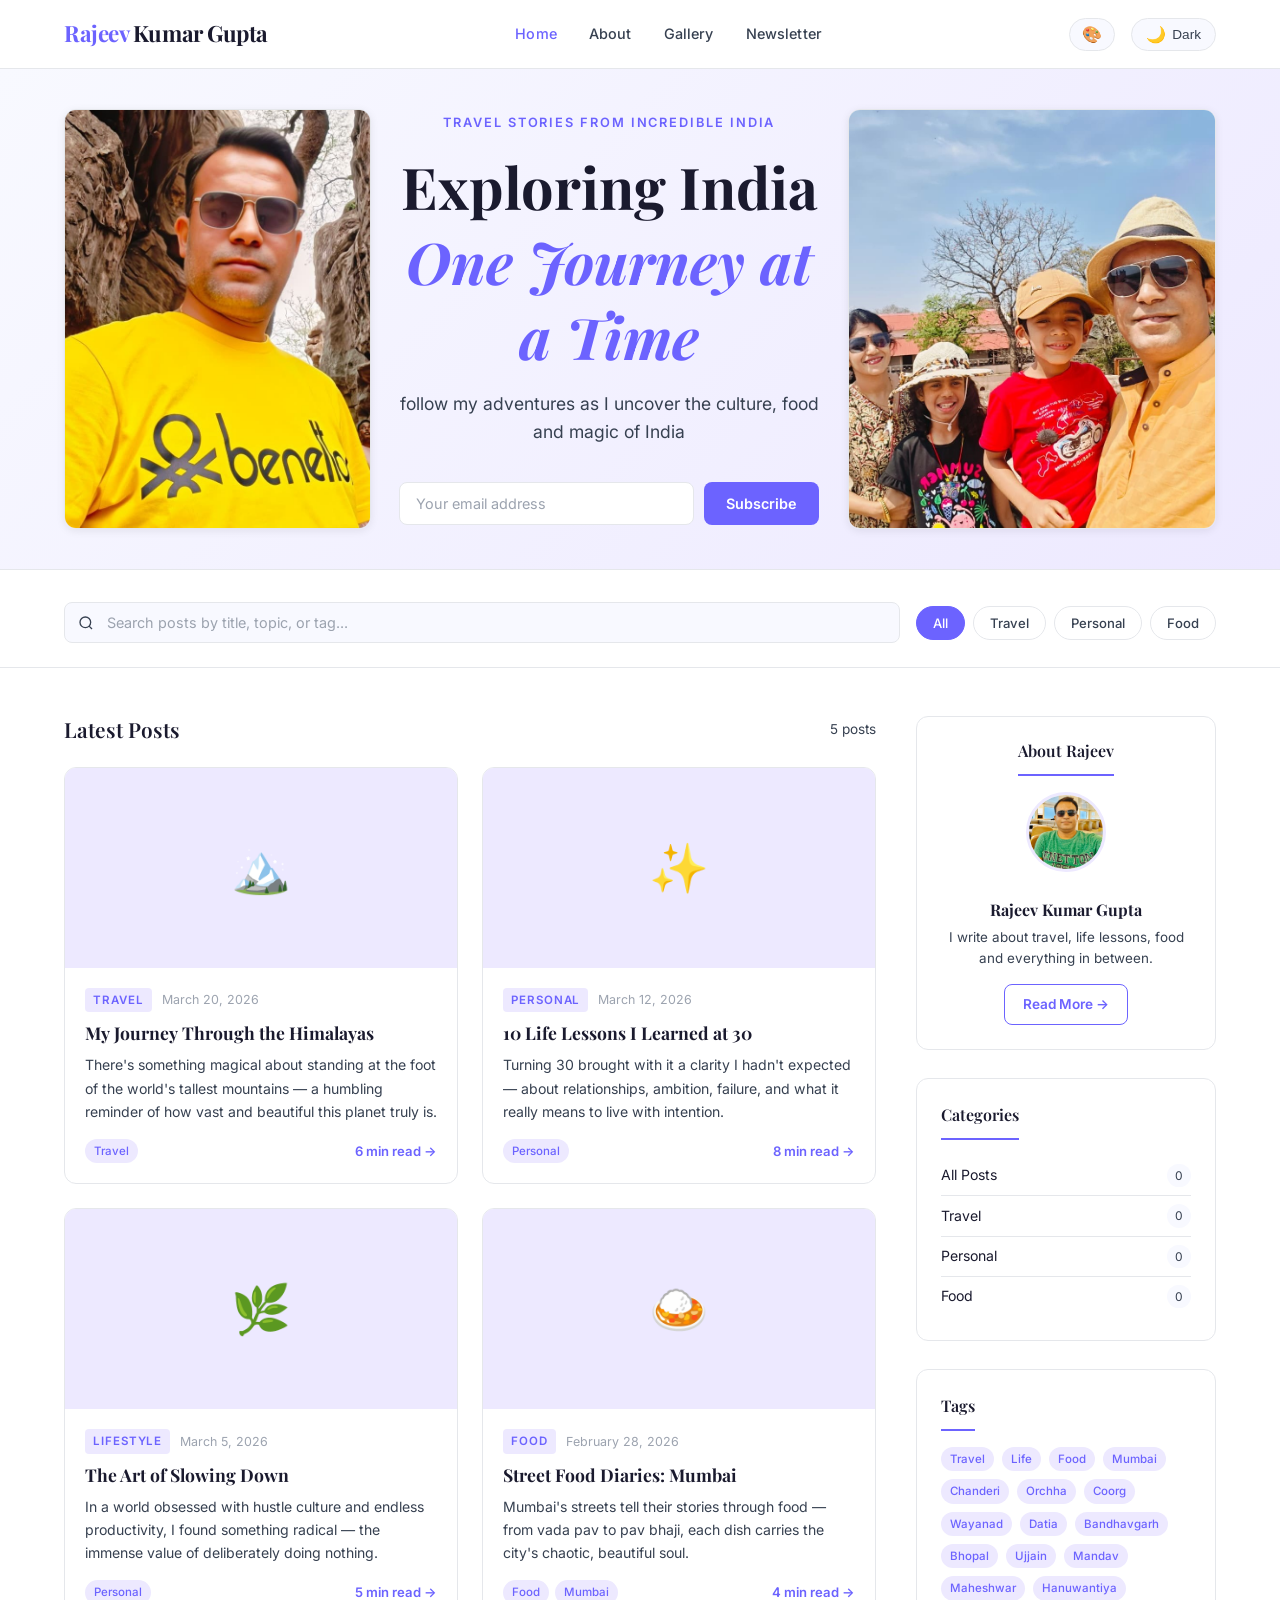
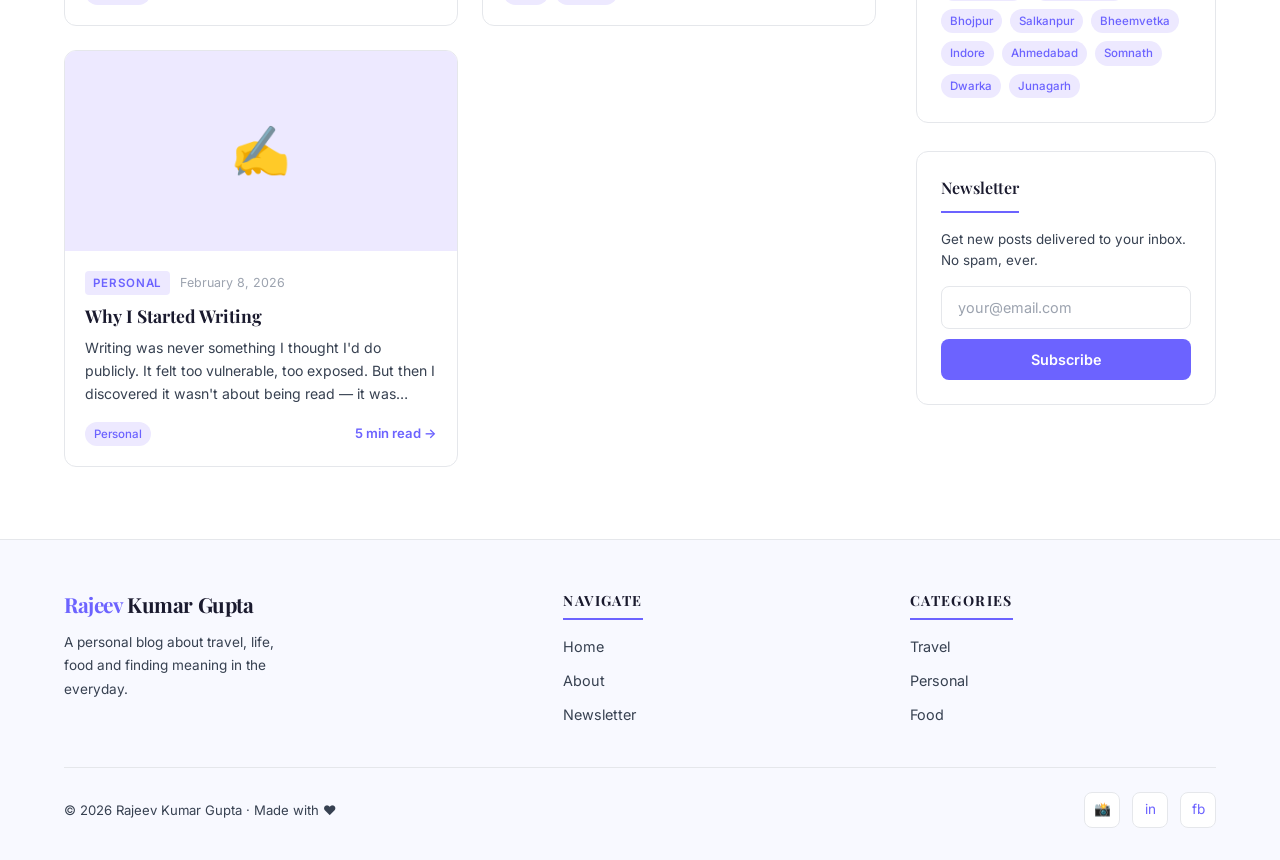
<file: index.html>
<!DOCTYPE html>
<html lang="en">
<head>
  <meta charset="UTF-8" />
  <meta name="viewport" content="width=device-width, initial-scale=1.0" />
  <title>Rajeev Kumar Gupta — Personal Blog</title>
  <meta name="description" content="A personal blog by Rajeev Kumar Gupta — stories about travel, lifestyle, food and the art of living." />
  <link rel="preconnect" href="https://fonts.googleapis.com" />
  <link rel="preconnect" href="https://fonts.gstatic.com" crossorigin />
  <link href="https://fonts.googleapis.com/css2?family=Inter:wght@400;500;600;700&family=Playfair+Display:ital,wght@0,600;0,700;1,600&display=swap" rel="stylesheet" />
  <link rel="stylesheet" href="style.css" />
</head>
<body>

  <!-- Header -->
  <header>
    <nav class="container">
      <a class="nav-brand" href="index.html">Rajeev<span> Kumar Gupta</span></a>
      <ul class="nav-links" id="navLinks">
        <li><a href="index.html" class="active">Home</a></li>
        <li><a href="about.html">About</a></li>
        <li><a href="gallery.html">Gallery</a></li>
        <li><a href="#newsletter">Newsletter</a></li>
      </ul>
      <div class="nav-actions">
        <button class="theme-toggle" id="themeToggle" aria-label="Toggle theme">
          <span class="theme-icon" id="themeIcon">🌙</span>
          <span id="themeLabel">Dark</span>
        </button>
        <button class="hamburger" id="hamburger" aria-label="Menu">
          <span></span><span></span><span></span>
        </button>
      </div>
    </nav>
  </header>

  <!-- Hero -->
  <section class="hero hero-with-photos">
    <div class="container">
      <div class="hero-layout">

        <!-- Left Photo -->
        <div class="hero-photo-item">
          <img src="rajeev.jpg" alt="Rajeev Kumar Gupta" />
          <p class="home-photo-label">Rajeev Kumar Gupta</p>
        </div>

        <!-- Center Text -->
        <div class="hero-center">
          <p class="hero-eyebrow">Travel Stories from Incredible India</p>
          <h1>Exploring India<br /><em>One Journey at a Time</em></h1>
          <p class="hero-sub">follow my adventures as I uncover the culture, food and magic of India</p>
          <form class="newsletter-form" id="heroNewsletter">
            <input type="email" placeholder="Your email address" required />
            <button type="submit" class="btn">Subscribe</button>
          </form>
        </div>

        <!-- Right Photo -->
        <div class="hero-photo-item hero-photo-family">
          <img src="family.jpg" alt="Family" />
          <p class="home-photo-label">Family</p>
        </div>

      </div>
    </div>
  </section>

  <!-- Search & Filter -->
  <section class="search-section">
    <div class="container">
      <div class="search-row">
        <div class="search-box">
          <svg width="16" height="16" fill="none" stroke="currentColor" stroke-width="2" viewBox="0 0 24 24">
            <circle cx="11" cy="11" r="8"/><path d="m21 21-4.35-4.35"/>
          </svg>
          <input type="text" id="searchInput" placeholder="Search posts by title, topic, or tag..." />
        </div>
        <div class="category-filters">
          <button class="cat-btn active" data-cat="All">All</button>
          <button class="cat-btn" data-cat="Travel">Travel</button>
          <button class="cat-btn" data-cat="Personal">Personal</button>
          <button class="cat-btn" data-cat="Food">Food</button>
        </div>
      </div>
    </div>
  </section>

  <!-- Main Content -->
  <main class="container">
    <div class="main-layout">

      <!-- Posts -->
      <section>
        <div class="posts-header">
          <h2>Latest Posts</h2>
          <span class="posts-count" id="postsCount">0 posts</span>
        </div>
        <div class="posts-grid" id="postsGrid">
          <!-- Posts rendered by JS -->
        </div>
      </section>

      <!-- Sidebar -->
      <aside class="sidebar">

        <!-- About -->
        <div class="sidebar-card about-widget">
          <h3>About Rajeev</h3>
          <img src="photo.jpg" alt="Rajeev Kumar Gupta" class="about-avatar" />
          <h4>Rajeev Kumar Gupta</h4>
          <p>I write about travel, life lessons, food and everything in between.</p>
          <a href="about.html" class="btn btn-outline" style="display:inline-block;font-size:0.85rem;padding:9px 18px;">Read More →</a>
        </div>

        <!-- Categories -->
        <div class="sidebar-card">
          <h3>Categories</h3>
          <ul class="category-list">
            <li data-cat="All"><span>All Posts</span><span class="cat-count">0</span></li>
            <li data-cat="Travel"><span>Travel</span><span class="cat-count">0</span></li>
            <li data-cat="Personal"><span>Personal</span><span class="cat-count">0</span></li>
            <li data-cat="Food"><span>Food</span><span class="cat-count">0</span></li>
          </ul>
        </div>

        <!-- Tags -->
        <div class="sidebar-card">
          <h3>Tags</h3>
          <div class="tags-cloud">
            <span class="tag">Travel</span>
            <span class="tag">Life</span>
            <span class="tag">Food</span>
            <span class="tag">Mumbai</span>
            <span class="tag">Chanderi</span>			
            <span class="tag">Orchha</span>
            <span class="tag">Coorg</span>
            <span class="tag">Wayanad</span>
            <span class="tag">Datia</span>
            <span class="tag">Bandhavgarh</span>
			<span class="tag">Bhopal</span>
			<span class="tag">Ujjain</span>
			<span class="tag">Mandav</span>
			<span class="tag">Maheshwar</span>
			<span class="tag">Hanuwantiya</span>
			<span class="tag">Bhojpur</span>
			<span class="tag">Salkanpur</span>
			<span class="tag">Bheemvetka</span>
			<span class="tag">Indore</span>
			<span class="tag">Ahmedabad</span>
			<span class="tag">Somnath</span>
			<span class="tag">Dwarka</span>
			<span class="tag">Junagarh</span>
          </div>
        </div>

        <!-- Newsletter -->
        <div class="sidebar-card newsletter-widget" id="newsletter">
          <h3>Newsletter</h3>
          <p>Get new posts delivered to your inbox. No spam, ever.</p>
          <form class="newsletter-form">
            <input type="email" placeholder="your@email.com" required />
            <button type="submit" class="btn">Subscribe</button>
          </form>
        </div>

      </aside>
    </div>
  </main>

  <!-- Footer -->
  <footer>
    <div class="container">
      <div class="footer-grid">
        <div class="footer-brand">
          <span class="nav-brand">Rajeev<span style="color:var(--text)"> Kumar Gupta</span></span>
          <p>A personal blog about travel, life, food and finding meaning in the everyday.</p>
        </div>
        <div class="footer-col">
          <h4>Navigate</h4>
          <ul>
            <li><a href="index.html">Home</a></li>
            <li><a href="about.html">About</a></li>
            <li><a href="#newsletter">Newsletter</a></li>
          </ul>
        </div>
        <div class="footer-col">
          <h4>Categories</h4>
          <ul>
            <li><a href="#" onclick="filterCategory('Travel')">Travel</a></li>
            <li><a href="#" onclick="filterCategory('Personal')">Personal</a></li>
            <li><a href="#" onclick="filterCategory('Food')">Food</a></li>
          </ul>
        </div>
      </div>
      <div class="footer-bottom">
        <p>© 2026 Rajeev Kumar Gupta · Made with ❤️</p>
      <div class="social-links">
           <a href="https://instagram.com/irajeevkgupta" class="social-link" title="Instagram">📸</a>
           <a href="https://www.linkedin.com/in/rajeev-kumar-gupta-26682623/" class="social-link" title="LinkedIn">in</a>
		   <a href="https://www.facebook.com/rajeevgupta39" class="social-link" title="Facebook">fb</a>
        </div>
      </div>
    </div>
  </footer>

  <button class="scroll-top" id="scrollTop" aria-label="Scroll to top">↑</button>

  <script src="protection.js"></script>
  <script src="script.js"></script>
  <script>
    function filterCategory(cat) {
      event.preventDefault();
      window.scrollTo({ top: 0, behavior: 'smooth' });
      // Trigger category filter after scroll
      setTimeout(() => {
        const btn = document.querySelector(`.cat-btn[data-cat="${cat}"]`);
        if (btn) btn.click();
      }, 500);
    }
  </script>
</body>
</html>
</file>
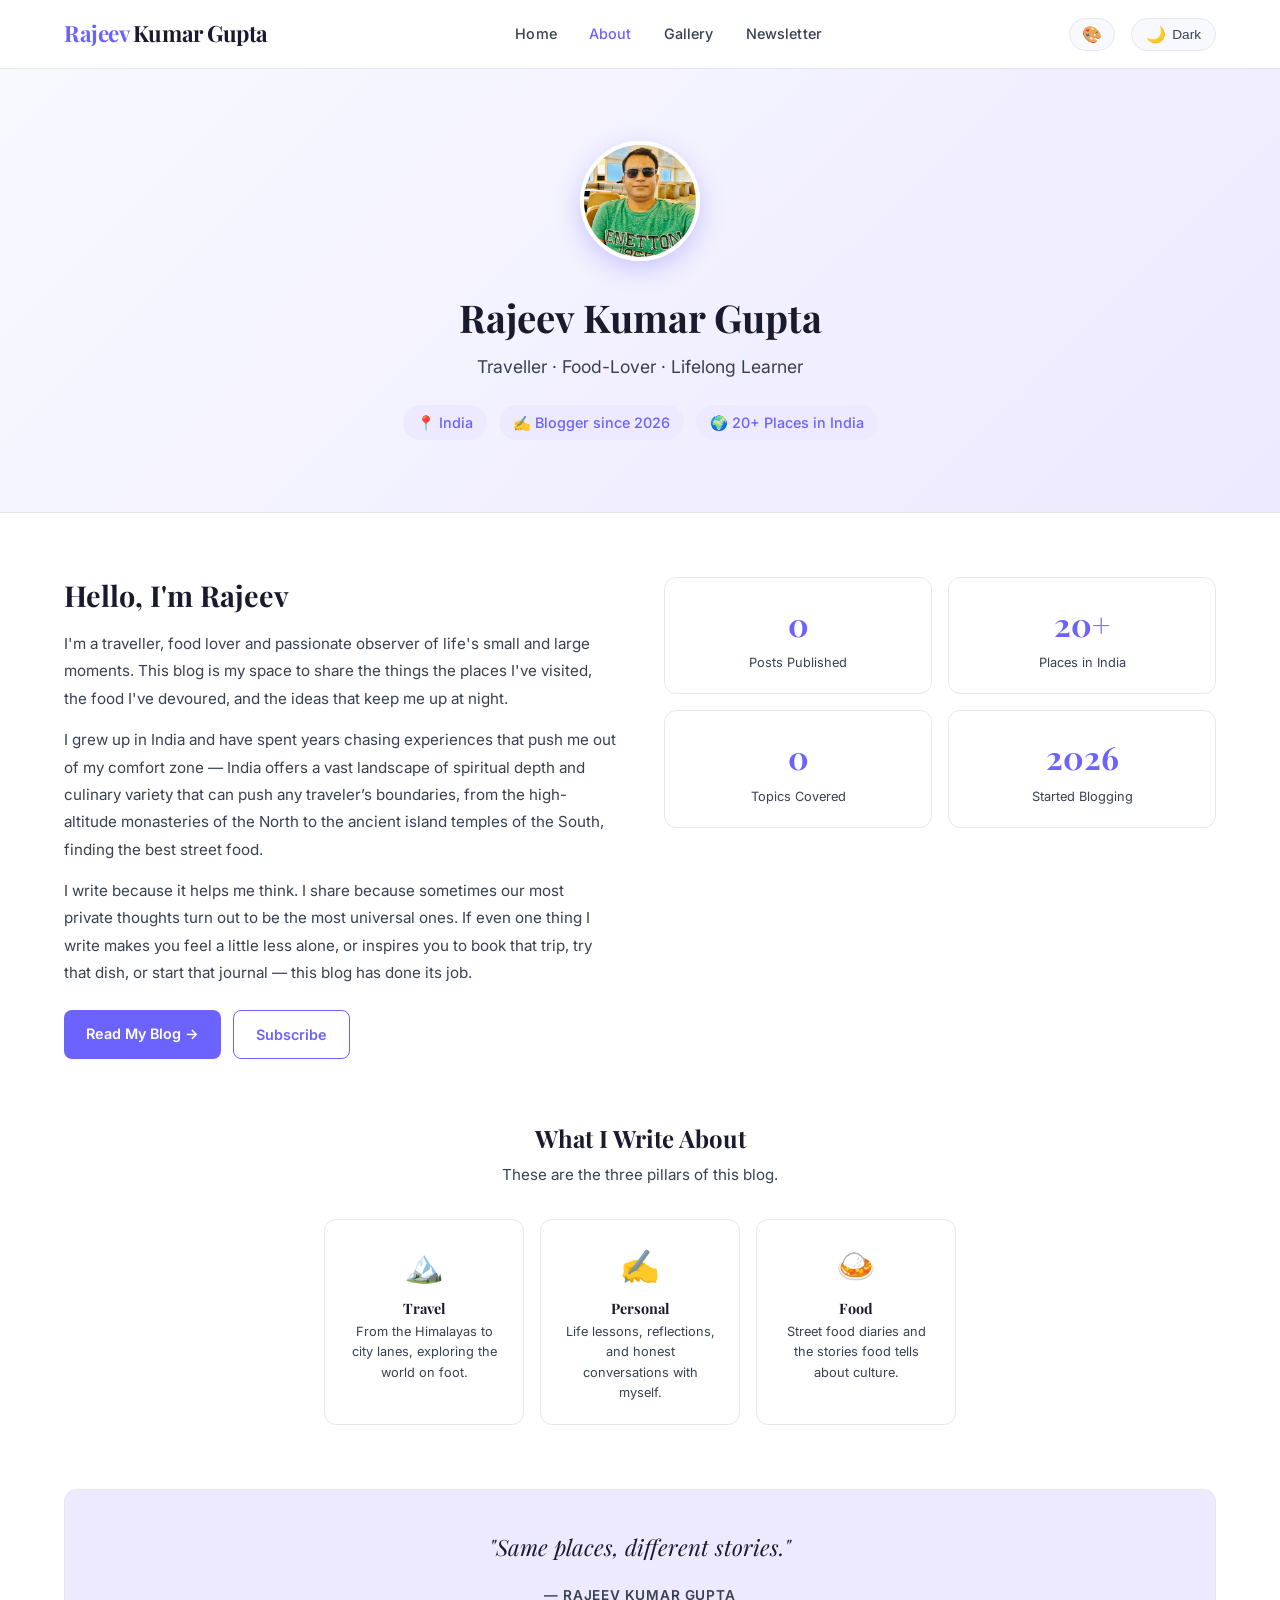
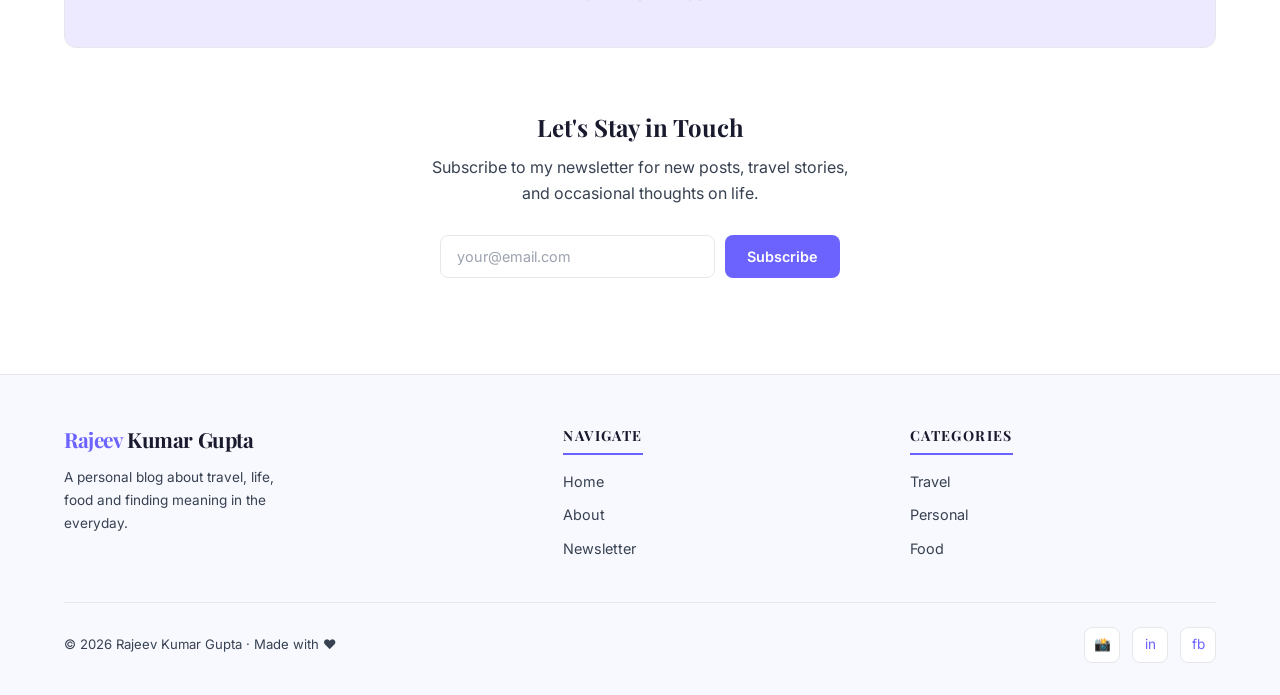
<file: about.html>
<!DOCTYPE html>
<html lang="en">
<head>
  <meta charset="UTF-8" />
  <meta name="viewport" content="width=device-width, initial-scale=1.0" />
  <title>About — Rajeev Kumar Gupta</title>
  <meta name="description" content="About Rajeev Kumar Gupta — Traveller, food-lover and lifelong learner." />
  <link rel="preconnect" href="https://fonts.googleapis.com" />
  <link rel="preconnect" href="https://fonts.gstatic.com" crossorigin />
  <link href="https://fonts.googleapis.com/css2?family=Inter:wght@400;500;600;700&family=Playfair+Display:ital,wght@0,600;0,700;1,600&display=swap" rel="stylesheet" />
  <link rel="stylesheet" href="style.css" />
</head>
<body>

  <!-- Header -->
  <header>
    <nav class="container">
      <a class="nav-brand" href="index.html">Rajeev<span> Kumar Gupta</span></a>
      <ul class="nav-links" id="navLinks">
        <li><a href="index.html">Home</a></li>
        <li><a href="about.html" class="active">About</a></li>
        <li><a href="gallery.html">Gallery</a></li>
        <li><a href="index.html#newsletter">Newsletter</a></li>
      </ul>
      <div class="nav-actions">
        <button class="theme-toggle" id="themeToggle" aria-label="Toggle theme">
          <span class="theme-icon" id="themeIcon">🌙</span>
          <span id="themeLabel">Dark</span>
        </button>
        <button class="hamburger" id="hamburger" aria-label="Menu">
          <span></span><span></span><span></span>
        </button>
      </div>
    </nav>
  </header>

  <!-- About Hero -->
  <section class="about-hero">
    <div class="container">
      <img src="photo.jpg" alt="Rajeev Kumar Gupta" class="about-avatar-large" />
      <h1>Rajeev Kumar Gupta</h1>
      <p class="tagline">Traveller · Food-Lover · Lifelong Learner</p>
      <div style="display:flex; gap:12px; justify-content:center; flex-wrap:wrap;">
        <span class="tag" style="font-size:0.9rem; padding:6px 14px;">📍 India</span>
        <span class="tag" style="font-size:0.9rem; padding:6px 14px;">✍️ Blogger since 2026</span>
        <span class="tag" style="font-size:0.9rem; padding:6px 14px;">🌍 20+ Places in India </span>
      </div>
    </div>
  </section>

  <!-- About Content -->
  <main class="about-content">
    <div class="container">

      <!-- Main Bio + Stats -->
      <div class="about-grid">
        <div class="about-text">
          <h2>Hello, I'm Rajeev</h2>
          <p>
            I'm a traveller, food lover and passionate observer of life's small and large moments. This blog is my space to share the things the places I've visited, the food I've devoured, and the ideas that keep me up at night.
          </p>
          <p>
            I grew up in India and have spent years chasing experiences that push me out of my comfort zone — India offers a vast landscape of spiritual depth and culinary variety that can push any traveler’s boundaries, from the high-altitude monasteries of the North to the ancient island temples of the South, finding the best street food.
          </p>
          <p>
            I write because it helps me think. I share because sometimes our most private thoughts turn out to be the most universal ones. If even one thing I write makes you feel a little less alone, or inspires you to book that trip, try that dish, or start that journal — this blog has done its job.
          </p>
          <div style="margin-top: 24px; display: flex; gap: 12px; flex-wrap: wrap;">
            <a href="index.html" class="btn">Read My Blog →</a>
            <a href="index.html#newsletter" class="btn btn-outline">Subscribe</a>
          </div>
        </div>

        <!-- Stats -->
        <div>
          <div class="stats-grid">
            <div class="stat-card">
              <div class="stat-number">0</div>
              <div class="stat-label">Posts Published</div>
            </div>
            <div class="stat-card">
              <div class="stat-number">20+</div>
              <div class="stat-label">Places in India</div>
            </div>
            <div class="stat-card">
              <div class="stat-number">0</div>
              <div class="stat-label">Topics Covered</div>
            </div>
            <div class="stat-card">
              <div class="stat-number">2026</div>
              <div class="stat-label">Started Blogging</div>
            </div>
          </div>
        </div>
      </div>

      <!-- Interests -->
      <div>
        <h2 style="text-align:center; margin-bottom:8px;">What I Write About</h2>
        <p style="text-align:center; color:var(--text-muted); margin-bottom:32px; font-size:0.95rem;">
          These are the three pillars of this blog.
        </p>
        <div class="interests-grid">
          <div class="interest-item">
            <div class="interest-icon">🏔️</div>
            <h4>Travel</h4>
            <p>From the Himalayas to city lanes, exploring the world on foot.</p>
          </div>
          <div class="interest-item">
            <div class="interest-icon">✍️</div>
            <h4>Personal</h4>
            <p>Life lessons, reflections, and honest conversations with myself.</p>
          </div>
           <div class="interest-item">
            <div class="interest-icon">🍛</div>
            <h4>Food</h4>
            <p>Street food diaries and the stories food tells about culture.</p>
          </div>
        </div>
      </div>

      <!-- Philosophy -->
      <div style="background: var(--accent-light); border: 1px solid var(--border); border-radius: var(--radius); padding: 40px 48px; margin: 64px 0; text-align:center;">
        <p style="font-family: 'Playfair Display', serif; font-size: 1.4rem; font-style:italic; color:var(--text); line-height:1.6; max-width:600px; margin:0 auto 16px;">
          "Same places, different stories."
        </p>
        <span style="font-size:0.85rem; color:var(--text-muted); letter-spacing:0.06em; text-transform:uppercase; font-weight:600;">— Rajeev Kumar Gupta</span>
      </div>

      <!-- Contact / Newsletter -->
      <div style="text-align:center; padding-bottom: 32px;">
        <h2 style="margin-bottom:12px;">Let's Stay in Touch</h2>
        <p style="color:var(--text-muted); margin-bottom:28px; max-width:420px; margin-left:auto; margin-right:auto;">
          Subscribe to my newsletter for new posts, travel stories, and occasional thoughts on life.
        </p>
        <form class="newsletter-form" style="max-width:400px; margin:0 auto;">
          <input type="email" placeholder="your@email.com" required />
          <button type="submit" class="btn">Subscribe</button>
        </form>
      </div>

    </div>
  </main>

  <!-- Footer -->
  <footer>
    <div class="container">
      <div class="footer-grid">
        <div class="footer-brand">
          <span class="nav-brand">Rajeev<span style="color:var(--text)"> Kumar Gupta</span></span>
          <p>A personal blog about travel, life, food and finding meaning in the everyday.</p>
        </div>
        <div class="footer-col">
          <h4>Navigate</h4>
          <ul>
            <li><a href="index.html">Home</a></li>
            <li><a href="about.html">About</a></li>
            <li><a href="index.html#newsletter">Newsletter</a></li>
          </ul>
        </div>
        <div class="footer-col">
          <h4>Categories</h4>
          <ul>
            <li><a href="index.html">Travel</a></li>
            <li><a href="index.html">Personal</a></li>
            <li><a href="index.html">Food</a></li>
          </ul>
        </div>
      </div>
      <div class="footer-bottom">
        <p>© 2026 Rajeev Kumar Gupta · Made with ❤️</p>
        
        <div class="social-links">
           <a href="https://instagram.com/irajeevkgupta" class="social-link" title="Instagram">📸</a>
           <a href="https://www.linkedin.com/in/rajeev-kumar-gupta-26682623/" class="social-link" title="LinkedIn">in</a>
		   <a href="https://www.facebook.com/rajeevgupta39" class="social-link" title="Facebook">fb</a>
        </div>
      </div>
    </div>
  </footer>

  <button class="scroll-top" id="scrollTop" aria-label="Scroll to top">↑</button>

  <script src="protection.js"></script>
  <script src="script.js"></script>
</body>
</html>
</file>
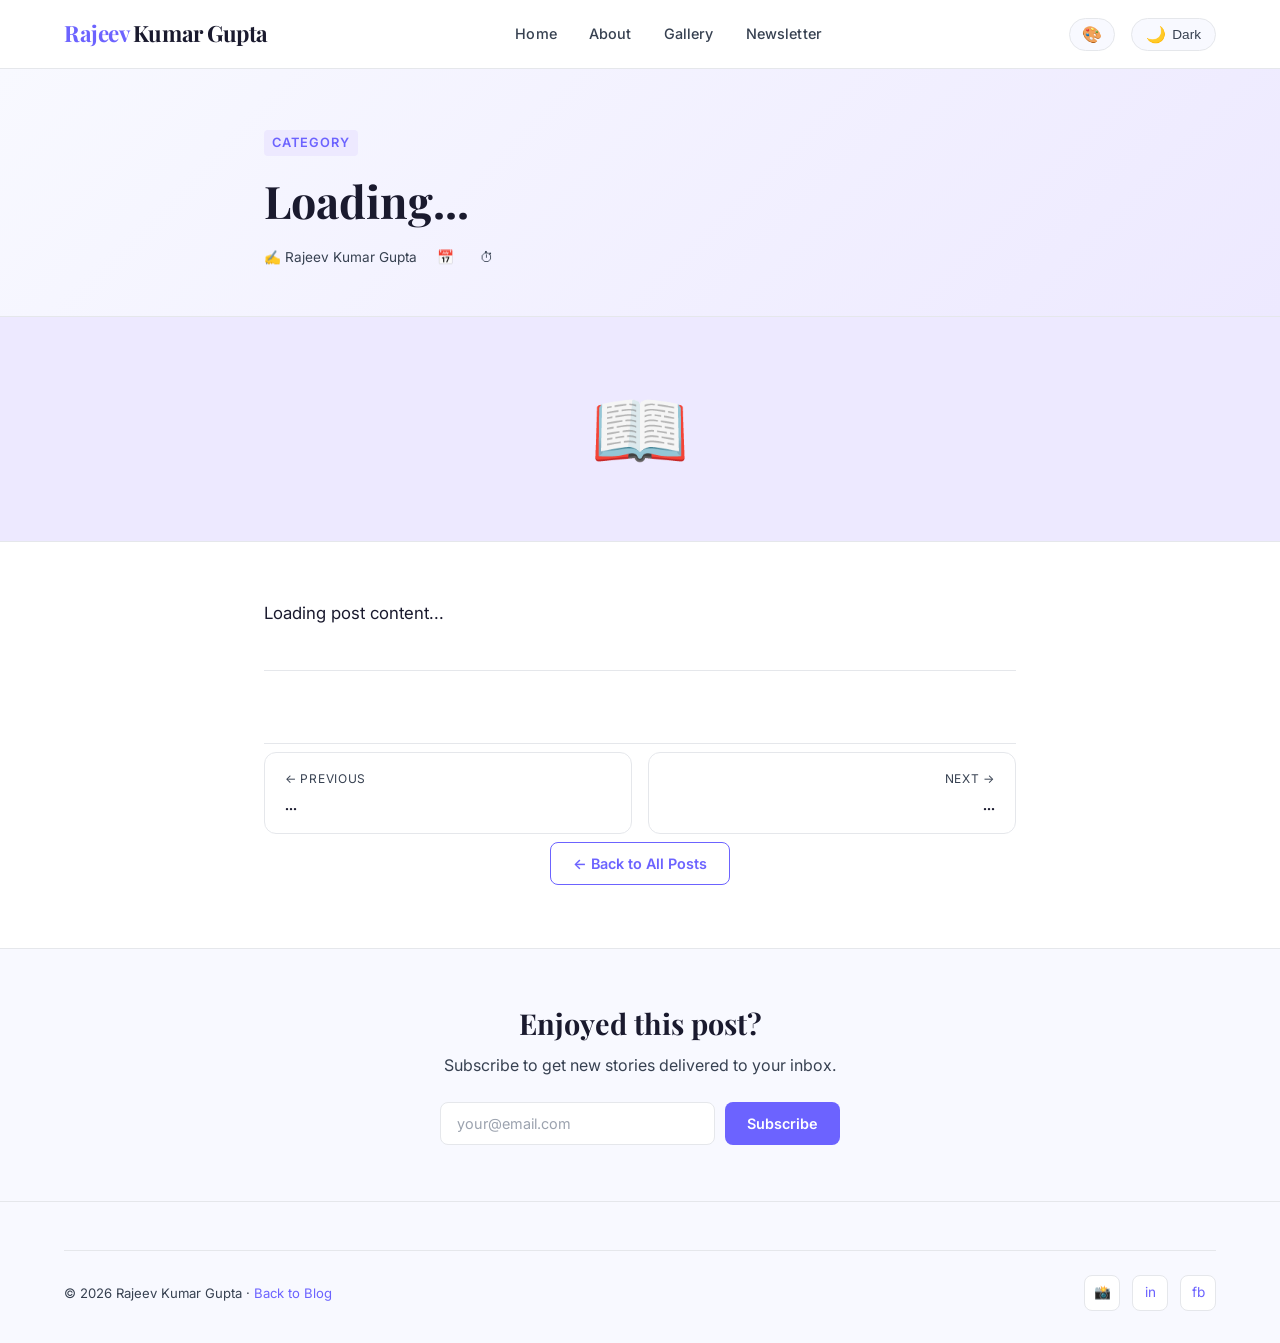
<file: post.html>
<!DOCTYPE html>
<html lang="en">
<head>
  <meta charset="UTF-8" />
  <meta name="viewport" content="width=device-width, initial-scale=1.0" />
  <title>Post — Rajeev Kumar Gupta</title>
  <meta name="description" content="A blog post by Rajeev Kumar Gupta." />
  <link rel="preconnect" href="https://fonts.googleapis.com" />
  <link rel="preconnect" href="https://fonts.gstatic.com" crossorigin />
  <link href="https://fonts.googleapis.com/css2?family=Inter:wght@400;500;600;700&family=Playfair+Display:ital,wght@0,600;0,700;1,600&display=swap" rel="stylesheet" />
  <link rel="stylesheet" href="style.css" />
</head>
<body>

  <!-- Header -->
  <header>
    <nav class="container">
      <a class="nav-brand" href="index.html">Rajeev<span> Kumar Gupta</span></a>
      <ul class="nav-links" id="navLinks">
        <li><a href="index.html">Home</a></li>
        <li><a href="about.html">About</a></li>
        <li><a href="gallery.html">Gallery</a></li>
        <li><a href="index.html#newsletter">Newsletter</a></li>
      </ul>
      <div class="nav-actions">
        <button class="theme-toggle" id="themeToggle" aria-label="Toggle theme">
          <span class="theme-icon" id="themeIcon">🌙</span>
          <span id="themeLabel">Dark</span>
        </button>
        <button class="hamburger" id="hamburger" aria-label="Menu">
          <span></span><span></span><span></span>
        </button>
      </div>
    </nav>
  </header>

  <!-- Post Hero -->
  <section class="post-hero">
    <div class="container-narrow">
      <span class="post-category" id="postCategory">Category</span>
      <h1 id="postTitle">Loading...</h1>
      <div class="post-hero-meta">
        <span>✍️ Rajeev Kumar Gupta</span>
        <span>📅 <span id="postDate"></span></span>
        <span>⏱ <span id="postReadTime"></span></span>
      </div>
    </div>
  </section>

  <!-- Post Emoji Banner -->
  <div style="background: var(--accent-light); text-align: center; padding: 48px 0; font-size: 5rem; border-bottom: 1px solid var(--border);" id="postEmoji">
    📖
  </div>

  <!-- Post Content -->
  <article class="post-content">
    <div class="container-narrow">
      <div class="post-body" id="postBody">
        <p>Loading post content...</p>
      </div>

      <!-- Tags -->
      <div class="post-tags-row" id="postTagsRow"></div>

      <!-- Navigation -->
      <nav class="post-nav">
        <a href="#" id="prevPost">
          <div class="label">← Previous</div>
          <div class="title">...</div>
        </a>
        <a href="#" id="nextPost" class="next">
          <div class="label">Next →</div>
          <div class="title">...</div>
        </a>
      </nav>

      <!-- Back to Blog -->
      <div style="text-align: center; margin-top: 40px;">
        <a href="index.html" class="btn btn-outline">← Back to All Posts</a>
      </div>
    </div>
  </article>

  <!-- Footer Newsletter -->
  <section style="background: var(--bg-secondary); border-top: 1px solid var(--border); padding: 56px 0;">
    <div class="container-narrow" style="text-align: center;">
      <h2 style="font-size:1.8rem; margin-bottom:10px;">Enjoyed this post?</h2>
      <p style="color: var(--text-muted); margin-bottom:24px;">Subscribe to get new stories delivered to your inbox.</p>
      <form class="newsletter-form" style="max-width:400px; margin: 0 auto;">
        <input type="email" placeholder="your@email.com" required />
        <button type="submit" class="btn">Subscribe</button>
      </form>
    </div>
  </section>

  <!-- Footer -->
  <footer>
    <div class="container">
      <div class="footer-bottom">
        <p>© 2026 Rajeev Kumar Gupta · <a href="index.html">Back to Blog</a></p>
        <div class="social-links">
           <a href="https://instagram.com/irajeevkgupta" class="social-link" title="Instagram">📸</a>
           <a href="https://www.linkedin.com/in/rajeev-kumar-gupta-26682623/" class="social-link" title="LinkedIn">in</a>
		   <a href="https://www.facebook.com/rajeevgupta39" class="social-link" title="Facebook">fb</a>
        </div>
      </div>
    </div>
  </footer>

  <button class="scroll-top" id="scrollTop" aria-label="Scroll to top">↑</button>

  <script src="protection.js"></script>
  <script src="script.js"></script>
</body>
</html>
</file>
<file: style.css>
/*
 * ================================================================
 *  RAJEEV KUMAR GUPTA — Blog Stylesheet
 *  rajeevfrombarhi.in
 * ================================================================
 *  TABLE OF CONTENTS
 *  ─────────────────────────────────────────────────────────────
 *  01. CSS Variables (light & dark tokens)
 *  02. Dark Mode Overrides (hero, footer, buttons, toggle)
 *  03. Color Themes — Light (10 accent palettes)
 *  04. Color Themes — Dark  (10 accent palettes)
 *  05. Theme Picker UI
 *  06. Reset & Base
 *  07. Typography
 *  08. Layout
 *  09. Header / Navigation
 *  10. Hero Section (with photos)
 *  11. Search & Category Filters
 *  12. Main Layout & Posts Grid
 *  13. Post Cards
 *  14. Sidebar Widgets
 *  15. Footer
 *  16. Post Page
 *  17. About Page
 *  18. Image Protection
 *  19. Toast & Scroll-to-Top
 *  20. Responsive Breakpoints
 *  21. Gallery Page (albums, views, lightbox)
 *  22. Scenic Background Themes
 * ================================================================
 */

/* ===== CSS Variables ===== */
:root {
  --bg: #ffffff;
  --bg-secondary: #f8f9ff;
  --bg-card: #ffffff;
  --text: #1a1a2e;
  --text-muted: #374151;
  --text-light: #9ca3af;
  --accent: #6c63ff;
  --accent-hover: #5a52e8;
  --accent-light: #ede9ff;
  --border: #e5e7eb;
  --shadow: 0 2px 8px rgba(0,0,0,0.08);
  --shadow-hover: 0 8px 24px rgba(108,99,255,0.15);
  --radius: 12px;
  --transition: 0.25s ease;
  --header-bg: #ffffff;
  --tag-bg: #ede9ff;
  --tag-text: #6c63ff;
}

[data-theme="dark"] {
  --bg: #0f0f1a;
  --bg-secondary: #161626;
  --bg-card: #1a1a2e;
  --text: #e8e8f0;
  --text-muted: #9ca3af;
  --text-light: #6b7280;
  --accent: #8b80ff;
  --accent-hover: #7a6fff;
  --accent-light: #1e1a3a;
  --border: #2a2a40;
  --shadow: 0 2px 8px rgba(0,0,0,0.3);
  --shadow-hover: 0 8px 24px rgba(139,128,255,0.2);
  --header-bg: #0f0f1a;
  --tag-bg: #1e1a3a;
  --tag-text: #8b80ff;
}

/* ===== Dark mode — hero backgrounds use neutral gradient (no accent-light clash) ===== */
[data-theme="dark"] .gallery-hero,
[data-theme="dark"] .about-hero,
[data-theme="dark"] .post-hero {
  background: linear-gradient(135deg, #0f0f1a 0%, #1e1e32 100%);
}
[data-theme="dark"] .gallery-hero p,
[data-theme="dark"] .about-hero .tagline,
[data-theme="dark"] .post-hero .post-hero-meta {
  color: #9ca3af;
}
[data-theme="dark"] .gallery-hero h1,
[data-theme="dark"] .about-hero h1,
[data-theme="dark"] .post-hero h1 {
  color: #e8e8f0;
}
[data-theme="dark"] .hero-eyebrow,
[data-theme="dark"] .gallery-hero .hero-eyebrow {
  color: var(--accent);
  background: var(--accent-light);
  display: inline-block;
  padding: 4px 12px;
  border-radius: 50px;
}

/* ===== Dark mode — theme toggle visibility ===== */
[data-theme="dark"] .theme-toggle {
  background: #1e1e32;
  border-color: #4a4a6a;
  color: #e8e8f0;
}
[data-theme="dark"] .theme-toggle:hover {
  border-color: var(--accent);
  color: var(--accent);
}

/* ===== Dark mode — footer text visibility ===== */
[data-theme="dark"] .footer-col h4 { color: #e8e8f0; }
[data-theme="dark"] .footer-brand p,
[data-theme="dark"] .footer-bottom p,
[data-theme="dark"] .footer-bottom a { color: #b0b8c8; }
[data-theme="dark"] .footer-col ul li a { color: #c8d0de; opacity: 1; }
[data-theme="dark"] .footer-col ul li a:hover,
[data-theme="dark"] .footer-bottom a:hover { color: var(--accent); }

/* ===== Dark mode — black text on bright accent backgrounds ===== */
[data-theme="dark"] .cat-btn.active,
[data-theme="dark"] .view-btn.active,
[data-theme="dark"] .btn:not(.btn-outline),
[data-theme="dark"] .btn:not(.btn-outline):hover,
[data-theme="dark"] .slide-btn:hover,
[data-theme="dark"] .modal-close:hover,
[data-theme="dark"] .cat-btn:hover,
[data-theme="dark"] .view-btn:hover {
  color: #1a1a2e !important;
}
[data-theme="dark"] .swatch.active::after { color: #1a1a2e; }
[data-theme="dark"] .btn-outline { color: var(--accent); border-color: var(--accent); }
[data-theme="dark"] .btn-outline:hover { background: var(--accent); color: #1a1a2e !important; }

/* ===== Color Themes (Light) ===== */
[data-color="blue"]   { --accent:#3b82f6; --accent-hover:#2563eb; --accent-light:#eff6ff; --shadow-hover:0 8px 24px rgba(59,130,246,.18); --tag-bg:#eff6ff; --tag-text:#3b82f6; --bg-secondary:#f0f7ff; }
[data-color="green"]  { --accent:#10b981; --accent-hover:#059669; --accent-light:#ecfdf5; --shadow-hover:0 8px 24px rgba(16,185,129,.18); --tag-bg:#ecfdf5; --tag-text:#10b981; --bg-secondary:#f0fdf8; }
[data-color="orange"] { --accent:#f97316; --accent-hover:#ea6c0a; --accent-light:#fff7ed; --shadow-hover:0 8px 24px rgba(249,115,22,.18); --tag-bg:#fff7ed; --tag-text:#f97316; --bg-secondary:#fffbf5; }
[data-color="rose"]   { --accent:#f43f5e; --accent-hover:#e11d48; --accent-light:#fff1f2; --shadow-hover:0 8px 24px rgba(244,63,94,.18); --tag-bg:#fff1f2; --tag-text:#f43f5e; --bg-secondary:#fff5f6; }
[data-color="teal"]   { --accent:#14b8a6; --accent-hover:#0d9488; --accent-light:#f0fdfa; --shadow-hover:0 8px 24px rgba(20,184,166,.18); --tag-bg:#f0fdfa; --tag-text:#14b8a6; --bg-secondary:#f0fffe; }
[data-color="crimson"]{ --accent:#dc2626; --accent-hover:#b91c1c; --accent-light:#fef2f2; --shadow-hover:0 8px 24px rgba(220,38,38,.18); --tag-bg:#fef2f2; --tag-text:#dc2626; --bg-secondary:#fff5f5; }
[data-color="golden"] { --accent:#d97706; --accent-hover:#b45309; --accent-light:#fffbeb; --shadow-hover:0 8px 24px rgba(217,119,6,.18); --tag-bg:#fffbeb; --tag-text:#d97706; --bg-secondary:#fffdf0; }
[data-color="indigo"]  { --accent:#4f46e5; --accent-hover:#4338ca; --accent-light:#eef2ff; --shadow-hover:0 8px 24px rgba(79,70,229,.18); --tag-bg:#eef2ff; --tag-text:#4f46e5; --bg-secondary:#f3f5ff; }
[data-color="emerald"] { --accent:#059669; --accent-hover:#047857; --accent-light:#ecfdf5; --shadow-hover:0 8px 24px rgba(5,150,105,.18); --tag-bg:#ecfdf5; --tag-text:#059669; --bg-secondary:#f0fdf6; }

/* ===== Color Themes (Dark) — restore dark backgrounds + bright accents ===== */
[data-color="blue"][data-theme="dark"]    { --bg:#0f0f1a; --bg-secondary:#161626; --bg-card:#1a1a2e; --header-bg:#0f0f1a; --accent:#93c5fd; --accent-hover:#60a5fa; --accent-light:#1e3a5f; --shadow-hover:0 8px 24px rgba(147,197,253,.22); --tag-bg:#1e3a5f; --tag-text:#93c5fd; }
[data-color="green"][data-theme="dark"]   { --bg:#0f0f1a; --bg-secondary:#161626; --bg-card:#1a1a2e; --header-bg:#0f0f1a; --accent:#6ee7b7; --accent-hover:#34d399; --accent-light:#0f3d2a; --shadow-hover:0 8px 24px rgba(110,231,183,.22); --tag-bg:#0f3d2a; --tag-text:#6ee7b7; }
[data-color="orange"][data-theme="dark"]  { --bg:#0f0f1a; --bg-secondary:#161626; --bg-card:#1a1a2e; --header-bg:#0f0f1a; --accent:#fdba74; --accent-hover:#fb923c; --accent-light:#3d2209; --shadow-hover:0 8px 24px rgba(253,186,116,.22); --tag-bg:#3d2209; --tag-text:#fdba74; }
[data-color="rose"][data-theme="dark"]    { --bg:#0f0f1a; --bg-secondary:#161626; --bg-card:#1a1a2e; --header-bg:#0f0f1a; --accent:#fda4af; --accent-hover:#fb7185; --accent-light:#3d0d1a; --shadow-hover:0 8px 24px rgba(253,164,175,.22); --tag-bg:#3d0d1a; --tag-text:#fda4af; }
[data-color="teal"][data-theme="dark"]    { --bg:#0f0f1a; --bg-secondary:#161626; --bg-card:#1a1a2e; --header-bg:#0f0f1a; --accent:#5eead4; --accent-hover:#2dd4bf; --accent-light:#0d3330; --shadow-hover:0 8px 24px rgba(94,234,212,.22); --tag-bg:#0d3330; --tag-text:#5eead4; }
[data-color="crimson"][data-theme="dark"] { --bg:#0f0f1a; --bg-secondary:#161626; --bg-card:#1a1a2e; --header-bg:#0f0f1a; --accent:#fca5a5; --accent-hover:#f87171; --accent-light:#3d0e0e; --shadow-hover:0 8px 24px rgba(252,165,165,.22); --tag-bg:#3d0e0e; --tag-text:#fca5a5; }
[data-color="golden"][data-theme="dark"]  { --bg:#0f0f1a; --bg-secondary:#161626; --bg-card:#1a1a2e; --header-bg:#0f0f1a; --accent:#fcd34d; --accent-hover:#fbbf24; --accent-light:#3d2e06; --shadow-hover:0 8px 24px rgba(252,211,77,.22); --tag-bg:#3d2e06; --tag-text:#fcd34d; }
[data-color="indigo"][data-theme="dark"]  { --bg:#0f0f1a; --bg-secondary:#161626; --bg-card:#1a1a2e; --header-bg:#0f0f1a; --accent:#a5b4fc; --accent-hover:#818cf8; --accent-light:#1e1e4a; --shadow-hover:0 8px 24px rgba(165,180,252,.22); --tag-bg:#1e1e4a; --tag-text:#a5b4fc; }
[data-color="emerald"][data-theme="dark"] { --bg:#0f0f1a; --bg-secondary:#161626; --bg-card:#1a1a2e; --header-bg:#0f0f1a; --accent:#86efac; --accent-hover:#6ee7b7; --accent-light:#0a2e1e; --shadow-hover:0 8px 24px rgba(134,239,172,.22); --tag-bg:#0a2e1e; --tag-text:#86efac; }

/* ===== Theme Picker ===== */
.theme-picker-btn {
  background: var(--bg-secondary);
  border: 1px solid var(--border);
  border-radius: 50px;
  padding: 6px 12px;
  cursor: pointer;
  font-size: 1rem;
  transition: all var(--transition);
  display: flex;
  align-items: center;
  gap: 4px;
  color: var(--text-muted);
}
.theme-picker-btn:hover { border-color: var(--accent); }

/* Modal backdrop */
.theme-modal-backdrop {
  display: none;
  position: fixed;
  inset: 0;
  background: rgba(0,0,0,0.45);
  backdrop-filter: blur(4px);
  -webkit-backdrop-filter: blur(4px);
  z-index: 900;
  align-items: center;
  justify-content: center;
  padding: 20px;
}
.theme-modal-backdrop.open { display: flex; }

/* Modal card */
.theme-palette {
  background: var(--bg-card);
  border: 1px solid var(--border);
  border-radius: 16px;
  padding: 24px;
  width: 100%;
  max-width: 340px;
  max-height: 80vh;
  overflow-y: auto;
  box-shadow: 0 20px 60px rgba(0,0,0,0.3);
  position: relative;
  animation: modalPop 0.25s cubic-bezier(0.34,1.56,0.64,1);
}
@keyframes modalPop {
  from { transform: scale(0.88); opacity: 0; }
  to   { transform: scale(1);    opacity: 1; }
}

.theme-palette-header {
  display: flex;
  align-items: center;
  justify-content: space-between;
  margin-bottom: 20px;
}
.theme-palette-header h3 {
  font-size: 1rem;
  font-weight: 700;
  font-family: 'Playfair Display', serif;
}
.theme-palette-close {
  width: 32px;
  height: 32px;
  border-radius: 50%;
  border: 2px solid #1a1a2e;
  background: transparent;
  color: #1a1a2e;
  font-size: 1.1rem;
  font-weight: 700;
  cursor: pointer;
  display: flex;
  align-items: center;
  justify-content: center;
  transition: all var(--transition);
  line-height: 1;
  flex-shrink: 0;
}
.theme-palette-close:hover { background: #1a1a2e; color: #fff; }

[data-theme="dark"] .theme-palette-close { border-color: #e8e8f0; color: #e8e8f0; }
[data-theme="dark"] .theme-palette-close:hover { background: #e8e8f0; color: #1a1a2e; }

.theme-palette h4 {
  font-size: 0.7rem;
  font-weight: 700;
  text-transform: uppercase;
  letter-spacing: 0.1em;
  color: var(--text-muted);
  margin-bottom: 10px;
}
.theme-palette h4 + .theme-palette h4 { margin-top: 16px; }

/* Divider between sections */
.theme-section { margin-bottom: 18px; }
.theme-section:last-child { margin-bottom: 0; }

.theme-swatches { display: flex; flex-wrap: wrap; gap: 8px; }
.scene-swatches { gap: 8px; }
.scene-swatches .swatch { border-radius: 10px; width: 44px; height: 44px; display: flex; align-items: center; justify-content: center; }

.swatch {
  width: 32px;
  height: 32px;
  border-radius: 50%;
  cursor: pointer;
  border: 2px solid transparent;
  transition: transform var(--transition), border-color var(--transition), box-shadow var(--transition);
  position: relative;
  flex-shrink: 0;
}
.swatch:hover { transform: scale(1.2); box-shadow: 0 4px 12px rgba(0,0,0,0.2); }
.swatch.active { border-color: var(--text); transform: scale(1.1); box-shadow: 0 0 0 3px var(--accent); }
.swatch.active::after {
  content: '✓';
  position: absolute;
  inset: 0;
  display: flex;
  align-items: center;
  justify-content: center;
  color: #fff;
  font-size: 0.75rem;
  font-weight: 700;
  text-shadow: 0 1px 2px rgba(0,0,0,0.5);
}
.swatch[title]::before {
  content: attr(title);
  position: absolute;
  bottom: calc(100% + 6px);
  left: 50%;
  transform: translateX(-50%);
  background: var(--text);
  color: var(--bg);
  font-size: 0.65rem;
  padding: 3px 6px;
  border-radius: 4px;
  white-space: nowrap;
  opacity: 0;
  pointer-events: none;
  transition: opacity var(--transition);
  z-index: 10;
}
.swatch:hover::before { opacity: 1; }

/* ===== Reset & Base ===== */
*, *::before, *::after { box-sizing: border-box; margin: 0; padding: 0; }

html { scroll-behavior: smooth; }

body {
  font-family: 'Inter', -apple-system, BlinkMacSystemFont, sans-serif;
  background: var(--bg);
  color: var(--text);
  line-height: 1.6;
  transition: background var(--transition), color var(--transition);
  min-height: 100vh;
}

a { color: inherit; text-decoration: none; }
img { max-width: 100%; display: block; }
ul { list-style: none; }

/* ===== Typography ===== */
h1, h2, h3, h4 {
  font-family: 'Playfair Display', Georgia, serif;
  line-height: 1.3;
  color: var(--text);
}

/* ===== Layout ===== */
.container { max-width: 1200px; margin: 0 auto; padding: 0 24px; }
.container-narrow { max-width: 800px; margin: 0 auto; padding: 0 24px; }

/* ===== Header / Nav ===== */
header {
  background: var(--header-bg);
  border-bottom: 1px solid var(--border);
  position: sticky;
  top: 0;
  z-index: 100;
  backdrop-filter: blur(12px);
  -webkit-backdrop-filter: blur(12px);
  transition: background var(--transition), border-color var(--transition);
}

nav {
  display: flex;
  align-items: center;
  justify-content: space-between;
  height: 68px;
}

.nav-brand {
  font-family: 'Playfair Display', serif;
  font-size: 1.4rem;
  font-weight: 700;
  color: var(--accent);
  letter-spacing: -0.02em;
}

.nav-brand span { color: var(--text); }

.nav-links {
  display: flex;
  align-items: center;
  gap: 32px;
}

.nav-links a {
  font-size: 0.9rem;
  font-weight: 500;
  color: var(--text-muted);
  transition: color var(--transition);
  letter-spacing: 0.01em;
}

.nav-links a:hover, .nav-links a.active { color: var(--accent); }

.nav-actions { display: flex; align-items: center; gap: 16px; }

/* Theme Toggle */
.theme-toggle {
  background: var(--bg-secondary);
  border: 1px solid var(--border);
  border-radius: 50px;
  padding: 6px 14px;
  cursor: pointer;
  font-size: 0.85rem;
  color: var(--text-muted);
  display: flex;
  align-items: center;
  gap: 6px;
  transition: all var(--transition);
}
.theme-toggle:hover { border-color: var(--accent); color: var(--accent); }
.theme-icon { font-size: 1rem; }

/* Hamburger */
.hamburger {
  display: none;
  flex-direction: column;
  gap: 5px;
  cursor: pointer;
  padding: 4px;
}
.hamburger span {
  display: block;
  width: 22px;
  height: 2px;
  background: #1a1a2e;
  border-radius: 2px;
  transition: all var(--transition);
}

/* ===== Hero ===== */
.hero {
  background: linear-gradient(135deg, var(--bg-secondary) 0%, var(--accent-light) 100%);
  padding: 80px 0 72px;
  text-align: center;
  border-bottom: 1px solid var(--border);
}

.hero-eyebrow {
  font-size: 0.8rem;
  font-weight: 600;
  letter-spacing: 0.15em;
  text-transform: uppercase;
  color: var(--accent);
  margin-bottom: 16px;
}

.hero h1 {
  font-size: clamp(2.2rem, 5vw, 3.6rem);
  font-weight: 700;
  margin-bottom: 16px;
  color: var(--text);
}

.hero h1 em {
  font-style: italic;
  color: var(--accent);
}

.hero-sub {
  font-size: 1.1rem;
  color: var(--text-muted);
  max-width: 500px;
  margin: 0 auto 36px;
}

/* Newsletter in Hero */
.newsletter-form {
  display: flex;
  gap: 10px;
  max-width: 420px;
  margin: 0 auto;
}

.newsletter-form input {
  flex: 1;
  padding: 12px 16px;
  border: 1px solid var(--border);
  border-radius: 8px;
  background: var(--bg-card);
  color: var(--text);
  font-size: 0.9rem;
  font-family: inherit;
  outline: none;
  transition: border-color var(--transition);
}

.newsletter-form input::placeholder { color: var(--text-light); }
.newsletter-form input:focus { border-color: var(--accent); }

.btn {
  padding: 12px 22px;
  background: var(--accent);
  color: #fff;
  border: none;
  border-radius: 8px;
  font-size: 0.9rem;
  font-weight: 600;
  font-family: inherit;
  cursor: pointer;
  transition: background var(--transition), transform var(--transition);
  white-space: nowrap;
}
.btn:hover { background: var(--accent-hover); transform: translateY(-1px); }
.btn:active { transform: translateY(0); }

.btn-outline {
  background: transparent;
  border: 1px solid var(--accent);
  color: var(--accent);
}
.btn-outline:hover { background: var(--accent); color: #fff; }

/* ===== Search & Filter ===== */
.search-section {
  padding: 32px 0 24px;
  background: var(--bg);
  border-bottom: 1px solid var(--border);
}

.search-row {
  display: flex;
  align-items: center;
  gap: 16px;
  flex-wrap: wrap;
}

.search-box {
  position: relative;
  flex: 1;
  min-width: 240px;
}

.search-box svg {
  position: absolute;
  left: 14px;
  top: 50%;
  transform: translateY(-50%);
  color: var(--text-muted);
  pointer-events: none;
}

.search-box input {
  width: 100%;
  padding: 11px 16px 11px 42px;
  border: 1px solid var(--border);
  border-radius: 8px;
  background: var(--bg-secondary);
  color: var(--text);
  font-size: 0.9rem;
  font-family: inherit;
  outline: none;
  transition: border-color var(--transition), box-shadow var(--transition);
}
.search-box input::placeholder { color: var(--text-light); }
.search-box input:focus { border-color: var(--accent); box-shadow: 0 0 0 3px rgba(108,99,255,0.12); }

.category-filters {
  display: flex;
  gap: 8px;
  flex-wrap: wrap;
}

.cat-btn {
  padding: 8px 16px;
  border: 1px solid var(--border);
  border-radius: 50px;
  background: transparent;
  color: var(--text-muted);
  font-size: 0.82rem;
  font-weight: 500;
  cursor: pointer;
  font-family: inherit;
  transition: all var(--transition);
}
.cat-btn:hover { border-color: var(--accent); color: var(--accent); }
.cat-btn.active { background: var(--accent); border-color: var(--accent); color: #fff; }

/* ===== Main Content Layout ===== */
.main-layout {
  display: grid;
  grid-template-columns: 1fr 300px;
  gap: 40px;
  padding: 48px 0 72px;
  align-items: start;
}

/* ===== Posts Grid ===== */
.posts-header {
  display: flex;
  align-items: center;
  justify-content: space-between;
  margin-bottom: 24px;
}

.posts-header h2 {
  font-size: 1.3rem;
  font-weight: 600;
}

.posts-count {
  font-size: 0.85rem;
  color: var(--text-muted);
}

.posts-grid {
  display: grid;
  grid-template-columns: repeat(auto-fill, minmax(280px, 1fr));
  gap: 24px;
}

/* Post Card */
.post-card {
  background: var(--bg-card);
  border: 1px solid var(--border);
  border-radius: var(--radius);
  overflow: hidden;
  transition: transform var(--transition), box-shadow var(--transition);
  cursor: pointer;
}
.post-card:hover { transform: translateY(-4px); box-shadow: var(--shadow-hover); }

.post-card-img {
  width: 100%;
  height: 200px;
  object-fit: cover;
  background: var(--accent-light);
  display: flex;
  align-items: center;
  justify-content: center;
  font-size: 3rem;
}

.post-card-body { padding: 20px; }

.post-meta {
  display: flex;
  align-items: center;
  gap: 10px;
  margin-bottom: 10px;
}

.post-category {
  font-size: 0.72rem;
  font-weight: 600;
  letter-spacing: 0.08em;
  text-transform: uppercase;
  color: var(--accent);
  background: var(--accent-light);
  padding: 3px 8px;
  border-radius: 4px;
}

.post-date {
  font-size: 0.78rem;
  color: var(--text-light);
}

.post-card h3 {
  font-size: 1.1rem;
  margin-bottom: 8px;
  transition: color var(--transition);
}
.post-card:hover h3 { color: var(--accent); }

.post-card p {
  font-size: 0.88rem;
  color: var(--text-muted);
  line-height: 1.65;
  margin-bottom: 16px;
  display: -webkit-box;
  -webkit-line-clamp: 3;
  -webkit-box-orient: vertical;
  overflow: hidden;
}

.post-card-footer {
  display: flex;
  align-items: center;
  justify-content: space-between;
}

.post-tags { display: flex; gap: 6px; flex-wrap: wrap; }

.tag {
  font-size: 0.72rem;
  padding: 3px 9px;
  border-radius: 50px;
  background: var(--tag-bg);
  color: var(--tag-text);
  font-weight: 500;
}

.read-more {
  font-size: 0.82rem;
  font-weight: 600;
  color: var(--accent);
  display: flex;
  align-items: center;
  gap: 4px;
  transition: gap var(--transition);
  white-space: nowrap;
}
.read-more:hover { gap: 8px; }

/* No results */
.no-results {
  text-align: center;
  padding: 60px 20px;
  color: var(--text-muted);
  grid-column: 1 / -1;
}
.no-results p { font-size: 1rem; margin-top: 8px; }

/* ===== Sidebar ===== */
.sidebar { display: flex; flex-direction: column; gap: 28px; }

.sidebar-card {
  background: var(--bg-card);
  border: 1px solid var(--border);
  border-radius: var(--radius);
  padding: 24px;
}

.sidebar-card h3 {
  font-size: 1rem;
  font-weight: 600;
  margin-bottom: 16px;
  padding-bottom: 12px;
  border-bottom: 2px solid var(--accent);
  display: inline-block;
}

/* About Widget */
.about-widget { text-align: center; display: flex; flex-direction: column; align-items: center; }
.about-widget .img-protect-wrap { margin: 0 auto 14px; display: block; }
.about-avatar {
  width: 80px;
  height: 80px;
  border-radius: 50%;
  background: linear-gradient(135deg, var(--accent), #ff6b9d);
  display: flex;
  align-items: center;
  justify-content: center;
  font-size: 2rem;
  margin: 0 auto 14px;
  border: 3px solid var(--accent-light);
  object-fit: cover;
}
.about-widget h4 {
  font-size: 1rem;
  margin-bottom: 6px;
}
.about-widget p {
  font-size: 0.84rem;
  color: var(--text-muted);
  margin-bottom: 14px;
  line-height: 1.6;
}

/* Categories Widget */
.category-list li {
  display: flex;
  align-items: center;
  justify-content: space-between;
  padding: 8px 0;
  border-bottom: 1px solid var(--border);
  font-size: 0.88rem;
  cursor: pointer;
  transition: color var(--transition);
}
.category-list li:last-child { border-bottom: none; }
.category-list li:hover { color: var(--accent); }
.cat-count {
  background: var(--bg-secondary);
  padding: 2px 8px;
  border-radius: 50px;
  font-size: 0.75rem;
  color: var(--text-muted);
}

/* Tags Widget */
.tags-cloud { display: flex; flex-wrap: wrap; gap: 8px; }
.tags-cloud .tag {
  cursor: pointer;
  transition: background var(--transition), color var(--transition);
}
.tags-cloud .tag:hover { background: var(--accent); color: #fff; }

/* Newsletter Widget */
.newsletter-widget .newsletter-form { flex-direction: column; }
.newsletter-widget .newsletter-form input { width: 100%; }
.newsletter-widget p { font-size: 0.84rem; color: var(--text-muted); margin-bottom: 14px; }

/* ===== Footer ===== */
footer {
  background: var(--bg-secondary);
  border-top: 1px solid var(--border);
  padding: 48px 0 32px;
}

.footer-grid {
  display: grid;
  grid-template-columns: 1.5fr 1fr 1fr;
  gap: 40px;
  margin-bottom: 40px;
}

.footer-brand .nav-brand { font-size: 1.3rem; margin-bottom: 10px; display: block; }
.footer-brand p { font-size: 0.85rem; color: var(--text-muted); max-width: 240px; line-height: 1.7; }

.footer-col h4 {
  font-size: 0.88rem;
  font-weight: 700;
  letter-spacing: 0.1em;
  text-transform: uppercase;
  color: var(--text);
  margin-bottom: 14px;
  padding-bottom: 8px;
  border-bottom: 2px solid var(--accent);
  display: inline-block;
}

.footer-col ul { display: flex; flex-direction: column; gap: 8px; }
.footer-col ul li a {
  font-size: 0.9rem;
  color: var(--text-muted);
  transition: color var(--transition);
}
.footer-col ul li a:hover { color: var(--accent); }

.footer-bottom {
  border-top: 1px solid var(--border);
  padding-top: 24px;
  display: flex;
  align-items: center;
  justify-content: space-between;
  flex-wrap: wrap;
  gap: 12px;
}

.footer-bottom p { font-size: 0.82rem; color: var(--text-muted); }
.footer-bottom a { color: var(--accent); }

.social-links { display: flex; gap: 12px; }
.social-link {
  width: 36px;
  height: 36px;
  border-radius: 8px;
  background: var(--bg-card);
  border: 1px solid var(--border);
  display: flex;
  align-items: center;
  justify-content: center;
  font-size: 0.85rem;
  color: var(--text-muted);
  cursor: pointer;
  transition: all var(--transition);
}
.social-link:hover { border-color: var(--accent); color: var(--accent); transform: translateY(-2px); }

/* ===== Post Page ===== */
.post-hero {
  background: linear-gradient(135deg, var(--bg-secondary) 0%, var(--accent-light) 100%);
  padding: 60px 0 48px;
  border-bottom: 1px solid var(--border);
}

.post-hero .post-category { font-size: 0.8rem; margin-bottom: 16px; display: inline-block; }

.post-hero h1 {
  font-size: clamp(1.8rem, 4vw, 2.8rem);
  margin-bottom: 16px;
  max-width: 680px;
}

.post-hero-meta {
  display: flex;
  align-items: center;
  gap: 20px;
  flex-wrap: wrap;
  color: var(--text-muted);
  font-size: 0.85rem;
}
.post-hero-meta span { display: flex; align-items: center; gap: 6px; }

.post-content {
  padding: 56px 0 72px;
}

.post-body {
  font-size: 1.05rem;
  line-height: 1.85;
  color: var(--text);
}

.post-body h2 {
  font-size: 1.6rem;
  margin: 2.5rem 0 1rem;
}

.post-body h3 {
  font-size: 1.25rem;
  margin: 2rem 0 0.75rem;
}

.post-body p { margin-bottom: 1.4rem; }

.post-body ul, .post-body ol {
  margin: 0 0 1.4rem 1.5rem;
  list-style: disc;
}

.post-body ul li, .post-body ol li {
  margin-bottom: 0.5rem;
  font-size: 1.05rem;
  color: var(--text);
}

.post-body blockquote {
  border-left: 4px solid var(--accent);
  padding: 12px 20px;
  margin: 2rem 0;
  background: var(--accent-light);
  border-radius: 0 8px 8px 0;
  font-style: italic;
  color: var(--text-muted);
  font-size: 1.05rem;
}

.post-body hr {
  border: none;
  border-top: 1px solid var(--border);
  margin: 2.5rem 0;
}

.post-tags-row {
  display: flex;
  gap: 8px;
  flex-wrap: wrap;
  margin-top: 40px;
  padding-top: 24px;
  border-top: 1px solid var(--border);
}

.post-nav {
  display: flex;
  justify-content: space-between;
  gap: 16px;
  margin-top: 48px;
  padding-top: 32px;
  border-top: 1px solid var(--border);
}

.post-nav a {
  flex: 1;
  padding: 16px 20px;
  background: var(--bg-card);
  border: 1px solid var(--border);
  border-radius: var(--radius);
  transition: border-color var(--transition), transform var(--transition);
}
.post-nav a:hover { border-color: var(--accent); transform: translateY(-2px); }
.post-nav .label { font-size: 0.75rem; color: var(--text-muted); letter-spacing: 0.06em; text-transform: uppercase; margin-bottom: 4px; }
.post-nav .title { font-family: 'Playfair Display', serif; font-size: 0.95rem; font-weight: 600; color: var(--text); }
.post-nav .next { text-align: right; }

/* ===== About Page ===== */
.about-hero {
  background: linear-gradient(135deg, var(--bg-secondary) 0%, var(--accent-light) 100%);
  padding: 72px 0;
  text-align: center;
  border-bottom: 1px solid var(--border);
}
.about-avatar-large {
  width: 120px;
  height: 120px;
  border-radius: 50%;
  background: linear-gradient(135deg, var(--accent), #ff6b9d);
  display: flex;
  align-items: center;
  justify-content: center;
  font-size: 3.5rem;
  margin: 0 auto 24px;
  border: 4px solid var(--bg);
  box-shadow: 0 8px 24px rgba(108,99,255,0.3);
  object-fit: cover;
}
.about-hero h1 { font-size: 2.4rem; margin-bottom: 10px; }
.about-hero .tagline { font-size: 1.1rem; color: var(--text-muted); margin-bottom: 24px; }

.about-content {
  padding: 64px 0;
}

.about-grid {
  display: grid;
  grid-template-columns: 1fr 1fr;
  gap: 48px;
  margin-bottom: 64px;
}

.about-text h2 { font-size: 1.8rem; margin-bottom: 16px; }
.about-text p { font-size: 0.95rem; color: var(--text-muted); line-height: 1.8; margin-bottom: 14px; }

.stats-grid {
  display: grid;
  grid-template-columns: 1fr 1fr;
  gap: 16px;
}

.stat-card {
  background: var(--bg-card);
  border: 1px solid var(--border);
  border-radius: var(--radius);
  padding: 20px;
  text-align: center;
  transition: box-shadow var(--transition);
}
.stat-card:hover { box-shadow: var(--shadow-hover); }
.stat-number { font-family: 'Playfair Display', serif; font-size: 2rem; font-weight: 700; color: var(--accent); }
.stat-label { font-size: 0.8rem; color: var(--text-muted); margin-top: 4px; }

.interests-grid {
  display: flex;
  flex-wrap: wrap;
  justify-content: center;
  gap: 16px;
  margin-top: 32px;
}

.interest-item {
  background: var(--bg-card);
  border: 1px solid var(--border);
  border-radius: var(--radius);
  padding: 20px;
  text-align: center;
  transition: all var(--transition);
  width: 200px;
  flex-shrink: 0;
}
.interest-item:hover { border-color: var(--accent); transform: translateY(-2px); }
.interest-icon { font-size: 2rem; margin-bottom: 8px; }
.interest-item h4 { font-size: 0.9rem; }
.interest-item p { font-size: 0.8rem; color: var(--text-muted); margin-top: 4px; }

/* ===== Image Protection ===== */
img.protected {
  user-select: none;
  -webkit-user-select: none;
  -webkit-touch-callout: none;
  pointer-events: none;
  display: block;
}

/* Wraps tightly around each image so shield covers only the image */
.img-protect-wrap {
  position: relative;
  display: inline-block;
  line-height: 0;
  max-width: 100%;
}

/* For full-width images (inside fixed-height containers) */
.hero-photo-item .img-protect-wrap,
.album-cover .img-protect-wrap,
.grid-item .img-protect-wrap,
.slide-display .img-protect-wrap {
  display: block;
  width: 100%;
  height: 100%;
}

/* Masonry: let natural image height flow */
.masonry-item .img-protect-wrap {
  display: block;
  width: 100%;
}

.img-shield {
  position: absolute;
  inset: 0;
  z-index: 10;
  background: transparent;
  cursor: default;
  user-select: none;
  -webkit-user-select: none;
}


/* Block print media — hides images when printing */
@media print {
  img, .hero-photo-item, .album-cover, .grid-item,
  .masonry-item, .slide-display, .lightbox {
    display: none !important;
  }
  body::before {
    content: '© Rajeev Kumar Gupta | rajeevfrombarhi.in — Content is protected.';
    display: block;
    text-align: center;
    padding: 40px;
    font-size: 1.2rem;
  }
}

/* ===== Toast ===== */
.toast {
  position: fixed;
  bottom: 32px;
  right: 32px;
  background: var(--accent);
  color: #fff;
  padding: 12px 20px;
  border-radius: 8px;
  font-size: 0.88rem;
  font-weight: 500;
  box-shadow: 0 4px 20px rgba(108,99,255,0.4);
  transform: translateY(100px);
  opacity: 0;
  transition: all 0.4s cubic-bezier(0.34, 1.56, 0.64, 1);
  z-index: 1000;
}
.toast.show { transform: translateY(0); opacity: 1; }

/* ===== Scroll to Top ===== */
.scroll-top {
  position: fixed;
  bottom: 32px;
  right: 32px;
  width: 44px;
  height: 44px;
  background: var(--accent);
  color: #1a1a2e;
  border: none;
  border-radius: 50%;
  cursor: pointer;
  display: flex;
  align-items: center;
  justify-content: center;
  font-size: 1.1rem;
  opacity: 0;
  pointer-events: none;
  transform: translateY(10px);
  transition: all var(--transition);
  box-shadow: 0 4px 16px rgba(108,99,255,0.4);
  z-index: 999;
}
.scroll-top.visible { opacity: 1; pointer-events: all; transform: translateY(0); }
.scroll-top:hover { background: var(--accent-hover); transform: translateY(-2px); }

/* ===== Responsive ===== */
@media (max-width: 900px) {
  .main-layout { grid-template-columns: 1fr; }
  .sidebar { order: -1; }
  .footer-grid { grid-template-columns: 1fr 1fr; }
  .about-grid { grid-template-columns: 1fr; }
}

@media (max-width: 640px) {
  /* Row 1: Brand (left) + Theme toggle (right) */
  /* Row 2: Home, About, Gallery, Newsletter */
  nav { flex-wrap: wrap; height: auto; padding: 10px 0; gap: 0; }
  .nav-brand { order: 1; flex: 1; }
  .nav-actions { order: 2; }
  .nav-links {
    order: 3;
    display: flex !important;
    flex-direction: row;
    flex-wrap: wrap;
    justify-content: center;
    gap: 4px;
    width: 100%;
    padding: 10px 12px 4px;
    border-top: 1px solid var(--border);
    margin-top: 10px;
    position: static;
    height: auto;
    background: transparent;
    transform: none;
  }
  .nav-links a {
    font-size: 0.82rem;
    font-weight: 600;
    color: var(--text-muted);
    padding: 5px 10px;
    border-radius: 6px;
    transition: background var(--transition), color var(--transition);
  }
  .nav-links a.active {
    background: var(--accent-light);
    color: var(--accent);
  }
  @media (hover: hover) {
    .nav-links a:hover {
      background: var(--accent-light);
      color: var(--accent);
    }
  }
  .hero { padding: 56px 0 48px; }
  .newsletter-form { flex-direction: column; }
  .search-row { flex-direction: column; align-items: stretch; }
  .search-box { min-width: unset; }
  .footer-grid { grid-template-columns: 1fr; }
  .post-nav { flex-direction: column; }
  .post-nav .next { text-align: left; }
  .footer-bottom { flex-direction: column; align-items: center; text-align: center; }
  .sidebar-card { text-align: center; }
}

/* ===== Hero with Photos ===== */
.hero-with-photos { text-align: left; padding: 40px 0; }

.hero-layout {
  display: grid;
  grid-template-columns: 1fr 1.4fr 1.2fr;
  gap: 24px;
  align-items: center;
}

.hero-center { text-align: center; }
.hero-center .newsletter-form { margin: 0 auto; }

.hero-photo-item {
  border-radius: var(--radius);
  overflow: hidden;
  border: 1px solid var(--border);
  box-shadow: var(--shadow);
  transition: transform var(--transition), box-shadow var(--transition);
  height: 420px;
}
.hero-photo-item:hover { transform: translateY(-4px); box-shadow: var(--shadow-hover); }

.hero-photo-item img {
  width: 100%;
  height: 100%;
  object-fit: cover;
  object-position: top center;
  display: block;
}

.home-photo-label {
  text-align: center;
  padding: 10px 12px;
  font-size: 0.85rem;
  font-weight: 600;
  color: var(--text-muted);
  background: var(--bg-card);
  border-top: 1px solid var(--border);
}

@media (max-width: 900px) {
  .hero-layout { grid-template-columns: 1fr 1.2fr 1.1fr; gap: 16px; }
}

@media (max-width: 640px) {
  .hero-layout { grid-template-columns: 1fr; }
  .hero-center {
    order: -1;
    background: var(--bg-card);
    border-radius: var(--radius);
    padding: 24px 20px;
    border: 1px solid var(--border);
    box-shadow: var(--shadow);
  }
  .hero-center .hero-eyebrow {
    font-size: 0.85rem;
    background: var(--accent-light);
    color: var(--accent);
    display: inline-block;
    padding: 4px 12px;
    border-radius: 50px;
    margin-bottom: 14px;
  }
  .hero-center h1 { font-size: 1.6rem; }
  .hero-with-photos { background: var(--bg-secondary); }
  .hero-photo-family { order: 1; }
  .hero-photo-item { height: 280px; }
}

/* ===== Gallery Page ===== */
.gallery-hero {
  background: linear-gradient(135deg, var(--bg-secondary) 0%, var(--accent-light) 100%);
  padding: 72px 0 56px;
  border-bottom: 1px solid var(--border);
}

.gallery-filter-section {
  padding: 20px 0;
  border-bottom: 1px solid var(--border);
  background: var(--bg);
}
.gallery-filter-section .container { display: flex; align-items: center; justify-content: space-between; flex-wrap: wrap; gap: 12px; }
.gallery-filters { display: flex; gap: 8px; flex-wrap: wrap; }
.gallery-count { font-size: 0.85rem; color: var(--text-muted); white-space: nowrap; }
.gallery-region { font-size: 0.72rem; font-weight: 500; color: var(--accent); background: var(--accent-light); padding: 3px 8px; border-radius: 50px; white-space: nowrap; }

/* Album Cards */
.album-grid {
  display: grid;
  grid-template-columns: repeat(auto-fill, minmax(220px, 1fr));
  gap: 20px;
}

.album-card {
  background: var(--bg-card);
  border: 1px solid var(--border);
  border-radius: var(--radius);
  overflow: hidden;
  cursor: pointer;
  transition: transform var(--transition), box-shadow var(--transition);
}
.album-card:hover { transform: translateY(-4px); box-shadow: var(--shadow-hover); }

.album-cover {
  position: relative;
  width: 100%;
  aspect-ratio: 4/3;
  background: var(--accent-light);
  overflow: hidden;
}
.album-cover img { width: 100%; height: 100%; object-fit: cover; display: block; transition: transform 0.4s ease; }
.album-card:hover .album-cover img { transform: scale(1.05); }

.album-placeholder {
  display: flex;
  align-items: center;
  justify-content: center;
  width: 100%;
  height: 100%;
  font-size: 3rem;
  background: linear-gradient(135deg, var(--accent-light), var(--bg-secondary));
}

.album-count {
  position: absolute;
  bottom: 8px;
  right: 8px;
  background: rgba(0,0,0,0.65);
  color: #fff;
  font-size: 0.72rem;
  font-weight: 600;
  padding: 3px 9px;
  border-radius: 50px;
  backdrop-filter: blur(4px);
}
.no-photos-label {
  font-size: 0.75rem;
  color: var(--text-light);
  font-style: italic;
}

.album-info { padding: 12px 14px; display: flex; flex-direction: column; gap: 4px; align-items: center; text-align: center; }
.album-info h3 { font-size: 0.92rem; font-weight: 600; font-family: 'Inter', sans-serif; }

/* ===== Album Modal ===== */
.album-modal {
  display: none;
  position: fixed;
  inset: 0;
  background: rgba(0,0,0,0.6);
  z-index: 1500;
  align-items: flex-end;
  justify-content: center;
  padding: 0;
}
.album-modal.open { display: flex; }

.album-modal-inner {
  background: var(--bg);
  width: 100%;
  max-height: 92vh;
  border-radius: 20px 20px 0 0;
  display: flex;
  flex-direction: column;
  overflow: hidden;
  animation: slideUp 0.3s ease;
}

@keyframes slideUp {
  from { transform: translateY(60px); opacity: 0; }
  to   { transform: translateY(0);    opacity: 1; }
}

.modal-header {
  display: flex;
  align-items: center;
  justify-content: space-between;
  padding: 20px 24px 16px;
  border-bottom: 1px solid var(--border);
  gap: 16px;
  flex-wrap: wrap;
}
.modal-header h2 { font-size: 1.3rem; }

.modal-header-right {
  display: flex;
  align-items: center;
  gap: 12px;
  flex-wrap: wrap;
}

.modal-count { font-size: 0.8rem; color: var(--text-muted); white-space: nowrap; }

.view-toggle { display: flex; gap: 4px; }
.view-btn {
  display: flex;
  align-items: center;
  gap: 5px;
  padding: 6px 12px;
  border: 1px solid var(--border);
  border-radius: 6px;
  background: transparent;
  color: var(--text-muted);
  font-size: 0.78rem;
  font-weight: 500;
  font-family: inherit;
  cursor: pointer;
  transition: all var(--transition);
}
.view-btn:hover { border-color: var(--accent); color: var(--accent); }
.view-btn.active { background: var(--accent); border-color: var(--accent); color: #fff; }

.modal-close {
  width: 36px;
  height: 36px;
  border-radius: 50%;
  border: 1px solid #1a1a2e;
  background: var(--bg-secondary);
  color: #1a1a2e;
  font-size: 1.3rem;
  cursor: pointer;
  display: flex;
  align-items: center;
  justify-content: center;
  transition: all var(--transition);
  flex-shrink: 0;
  line-height: 1;
}
.modal-close:hover { background: var(--accent); color: #1a1a2e; border-color: var(--accent); }

[data-theme="dark"] .modal-close { color: #e8e8f0; border-color: #e8e8f0; }
[data-theme="dark"] .modal-close:hover { background: var(--accent); color: #1a1a2e; border-color: var(--accent); }

.modal-body { flex: 1; overflow-y: auto; padding: 24px; }

/* Empty album */
.empty-album {
  text-align: center;
  padding: 60px 20px;
  color: var(--text-muted);
}
.empty-album p { margin: 12px 0 6px; font-size: 1rem; }
.empty-album small { font-size: 0.82rem; }
.empty-album code { background: var(--bg-secondary); padding: 2px 6px; border-radius: 4px; font-size: 0.78rem; }

/* ===== Grid View ===== */
.view-grid {
  display: grid;
  grid-template-columns: repeat(auto-fill, minmax(200px, 1fr));
  gap: 12px;
}

.grid-item {
  position: relative;
  aspect-ratio: 4/3;
  border-radius: 8px;
  overflow: hidden;
  cursor: pointer;
  background: var(--accent-light);
}
.grid-item img { width: 100%; height: 100%; object-fit: cover; display: block; transition: transform 0.35s ease; }
.grid-item:hover img { transform: scale(1.06); }

.grid-overlay {
  position: absolute;
  inset: 0;
  background: linear-gradient(to top, rgba(0,0,0,0.55) 0%, transparent 50%);
  display: flex;
  align-items: flex-end;
  padding: 10px;
  opacity: 0;
  transition: opacity var(--transition);
}
.grid-item:hover .grid-overlay { opacity: 1; }
.grid-overlay span { color: #fff; font-size: 0.78rem; font-weight: 500; }

.grid-item.img-error {
  display: flex;
  align-items: center;
  justify-content: center;
  color: var(--text-light);
  font-size: 0.75rem;
}
.grid-item.img-error::after { content: 'Photo not found'; }

/* ===== Masonry View ===== */
.view-masonry {
  columns: 3;
  column-gap: 12px;
}

.masonry-item {
  break-inside: avoid;
  margin-bottom: 12px;
  border-radius: 8px;
  overflow: hidden;
  cursor: pointer;
  position: relative;
  background: var(--accent-light);
}
.masonry-item img { width: 100%; display: block; transition: transform 0.35s ease; }
.masonry-item:hover img { transform: scale(1.03); }
.masonry-caption {
  position: absolute;
  bottom: 0;
  left: 0;
  right: 0;
  background: linear-gradient(to top, rgba(0,0,0,0.6), transparent);
  color: #fff;
  font-size: 0.75rem;
  padding: 20px 10px 8px;
  opacity: 0;
  transition: opacity var(--transition);
}
.masonry-item:hover .masonry-caption { opacity: 1; }

/* ===== Slideshow View ===== */
.view-slideshow { display: flex; flex-direction: column; gap: 16px; }

.slideshow-main {
  display: flex;
  align-items: center;
  gap: 12px;
}

.slide-display {
  flex: 1;
  position: relative;
  background: #000;
  border-radius: 12px;
  overflow: hidden;
  min-height: 300px;
  display: flex;
  align-items: center;
  justify-content: center;
}

.slide-display img {
  max-width: 100%;
  max-height: 60vh;
  object-fit: contain;
  display: block;
}

.slide-caption {
  position: absolute;
  bottom: 0;
  left: 0;
  right: 0;
  background: linear-gradient(to top, rgba(0,0,0,0.7), transparent);
  color: #fff;
  font-size: 0.88rem;
  padding: 24px 16px 12px;
  text-align: center;
}

.slide-btn {
  width: 44px;
  height: 44px;
  border-radius: 50%;
  border: 1px solid var(--border);
  background: var(--bg-secondary);
  color: var(--text);
  font-size: 1.6rem;
  cursor: pointer;
  display: flex;
  align-items: center;
  justify-content: center;
  flex-shrink: 0;
  transition: all var(--transition);
  line-height: 1;
}
.slide-btn:hover { background: var(--accent); color: #fff; border-color: var(--accent); }

.slide-counter { text-align: center; font-size: 0.82rem; color: var(--text-muted); }

.slide-thumbs {
  display: flex;
  gap: 8px;
  overflow-x: auto;
  padding-bottom: 4px;
  scroll-snap-type: x mandatory;
}
.slide-thumbs::-webkit-scrollbar { height: 4px; }
.slide-thumbs::-webkit-scrollbar-track { background: var(--border); border-radius: 2px; }
.slide-thumbs::-webkit-scrollbar-thumb { background: var(--accent); border-radius: 2px; }

.slide-thumb {
  flex-shrink: 0;
  width: 72px;
  height: 52px;
  border-radius: 6px;
  overflow: hidden;
  cursor: pointer;
  border: 2px solid transparent;
  transition: border-color var(--transition);
  scroll-snap-align: start;
  background: var(--accent-light);
}
.slide-thumb img { width: 100%; height: 100%; object-fit: cover; display: block; }
.slide-thumb.active { border-color: var(--accent); }

.slide-controls { display: flex; justify-content: center; }

/* ===== Lightbox ===== */
.lightbox {
  display: none;
  position: fixed;
  inset: 0;
  background: rgba(0,0,0,0.93);
  z-index: 3000;
  align-items: center;
  justify-content: center;
  padding: 20px;
}
.lightbox.open { display: flex; }

.lightbox-inner { max-width: 900px; width: 100%; text-align: center; }

.lightbox-img {
  max-height: 75vh;
  max-width: 100%;
  border-radius: 10px;
  object-fit: contain;
  display: block;
  margin: 0 auto;
}

.lightbox-caption { margin-top: 16px; color: #fff; }
.lightbox-caption h3 { font-size: 1.2rem; margin-bottom: 4px; color: #fff; }
.lightbox-caption p { font-size: 0.85rem; color: rgba(255,255,255,0.7); }

.lightbox-close {
  position: fixed;
  top: 16px;
  right: 20px;
  background: rgba(255,255,255,0.12);
  border: none;
  color: #fff;
  font-size: 1.6rem;
  width: 40px;
  height: 40px;
  border-radius: 50%;
  cursor: pointer;
  display: flex;
  align-items: center;
  justify-content: center;
  transition: background var(--transition);
  line-height: 1;
}
.lightbox-close:hover { background: rgba(255,255,255,0.25); }

.lightbox-prev, .lightbox-next {
  position: fixed;
  top: 50%;
  transform: translateY(-50%);
  background: rgba(255,255,255,0.12);
  border: none;
  color: #fff;
  font-size: 2.5rem;
  width: 50px;
  height: 50px;
  border-radius: 50%;
  cursor: pointer;
  display: flex;
  align-items: center;
  justify-content: center;
  transition: background var(--transition);
  line-height: 1;
}
.lightbox-prev { left: 12px; }
.lightbox-next { right: 12px; }
.lightbox-prev:hover, .lightbox-next:hover { background: rgba(255,255,255,0.25); }

@media (max-width: 768px) {
  .view-masonry { columns: 2; }
  .album-grid { grid-template-columns: repeat(2, 1fr); gap: 12px; }
  .view-grid { grid-template-columns: repeat(2, 1fr); }
  .modal-header { padding: 16px; }
  .view-btn span, .view-btn svg + * { display: none; }
  .view-btn { padding: 6px 10px; }
}

@media (max-width: 480px) {
  .view-masonry { columns: 1; }
  .lightbox-prev { left: 4px; }
  .lightbox-next { right: 4px; }
}

/* ===================================================
   SCENIC BACKGROUND THEMES — Full Page
   Place your own photos in: blog/images/backgrounds/
   e.g. mountains.jpg, spiritual.jpg, ocean.jpg ...
=================================================== */

/* ---- Full-page background layer ---- */
.page-bg {
  position: fixed;
  inset: 0;
  z-index: -2;
  background-size: cover;
  background-position: center center;
  background-attachment: fixed;
  opacity: 0;
  transition: opacity 0.6s ease;
  pointer-events: none;
}
.page-bg.active { opacity: 1; }

/* iOS fix: fixed attachment doesn't scroll correctly */
@supports (-webkit-overflow-scrolling: touch) {
  .page-bg { background-attachment: scroll; }
}

/* ---- When scene active — semi-transparent content ---- */
[data-scene]:not([data-scene="none"]) header {
  background: rgba(255,255,255,0.92) !important;
  backdrop-filter: blur(14px);
  -webkit-backdrop-filter: blur(14px);
}
[data-theme="dark"][data-scene]:not([data-scene="none"]) header {
  background: rgba(15,15,26,0.90) !important;
}
[data-scene]:not([data-scene="none"]) .post-card,
[data-scene]:not([data-scene="none"]) .sidebar-card,
[data-scene]:not([data-scene="none"]) .album-card,
[data-scene]:not([data-scene="none"]) .stat-card,
[data-scene]:not([data-scene="none"]) .interest-item,
[data-scene]:not([data-scene="none"]) .modal-header,
[data-scene]:not([data-scene="none"]) .album-modal-inner {
  background: rgba(255,255,255,0.86) !important;
  backdrop-filter: blur(8px);
  -webkit-backdrop-filter: blur(8px);
}
[data-theme="dark"][data-scene]:not([data-scene="none"]) .post-card,
[data-theme="dark"][data-scene]:not([data-scene="none"]) .sidebar-card,
[data-theme="dark"][data-scene]:not([data-scene="none"]) .album-card,
[data-theme="dark"][data-scene]:not([data-scene="none"]) .stat-card,
[data-theme="dark"][data-scene]:not([data-scene="none"]) .interest-item,
[data-theme="dark"][data-scene]:not([data-scene="none"]) .modal-header,
[data-theme="dark"][data-scene]:not([data-scene="none"]) .album-modal-inner {
  background: rgba(15,15,26,0.86) !important;
}
[data-scene]:not([data-scene="none"]) footer {
  background: rgba(248,249,255,0.90) !important;
  backdrop-filter: blur(10px);
  -webkit-backdrop-filter: blur(10px);
}
[data-theme="dark"][data-scene]:not([data-scene="none"]) footer {
  background: rgba(10,10,22,0.90) !important;
}
/* Hero sections: transparent so page-bg shows through */
[data-scene]:not([data-scene="none"]) .hero-with-photos,
[data-scene]:not([data-scene="none"]) .gallery-hero,
[data-scene]:not([data-scene="none"]) .about-hero,
[data-scene]:not([data-scene="none"]) .post-hero,
[data-scene]:not([data-scene="none"]) .hero {
  background: transparent !important;
  border-bottom-color: rgba(255,255,255,0.2);
}
[data-scene]:not([data-scene="none"]) .hero-center {
  background: rgba(255,255,255,0.88) !important;
  backdrop-filter: blur(12px);
  -webkit-backdrop-filter: blur(12px);
}
[data-theme="dark"][data-scene]:not([data-scene="none"]) .hero-center {
  background: rgba(15,15,26,0.88) !important;
}

/* ---- Per-scene gradient on .page-bg ---- */
/* Replace gradient with your own photo: images/backgrounds/mountains.jpg etc. */
[data-scene="mountains"]  .page-bg { background-image: url('images/backgrounds/mountains.jpg'),  linear-gradient(to bottom,#87ceeb 0%,#a8d8ea 30%,#6b8e9f 55%,#4a7c59 75%,#2d4a2e 100%); }
[data-scene="spiritual"]  .page-bg { background-image: url('images/backgrounds/spiritual.jpg'),  radial-gradient(ellipse at 50% 80%,#fff8e1 0%,#ffe082 25%,#ffb300 55%,#e65100 80%,#bf360c 100%); }
[data-scene="ocean"]      .page-bg { background-image: url('images/backgrounds/ocean.jpg'),      linear-gradient(to bottom,#006064 0%,#00838f 30%,#00acc1 60%,#80deea 100%); }
[data-scene="forest"]     .page-bg { background-image: url('images/backgrounds/forest.jpg'),     linear-gradient(to bottom,#1b5e20 0%,#2e7d32 35%,#388e3c 65%,#4caf50 100%); }
[data-scene="sunset"]     .page-bg { background-image: url('images/backgrounds/sunset.jpg'),     linear-gradient(to bottom,#311b92 0%,#9c27b0 20%,#f44336 45%,#ff9800 70%,#ffeb3b 100%); }
[data-scene="nightsky"]   .page-bg { background-image: url('images/backgrounds/nightsky.jpg'),   linear-gradient(to bottom,#000010 0%,#0a0a2e 40%,#1a237e 80%,#283593 100%); }
[data-scene="blossom"]    .page-bg { background-image: url('images/backgrounds/blossom.jpg'),    linear-gradient(135deg,#fce4ec 0%,#f8bbd9 35%,#f48fb1 65%,#e91e63 100%); }
[data-scene="desert"]     .page-bg { background-image: url('images/backgrounds/desert.jpg'),     linear-gradient(to bottom,#1565c0 0%,#42a5f5 20%,#ffcc80 50%,#ffa726 70%,#e65100 100%); }
[data-scene="snow"]       .page-bg { background-image: url('images/backgrounds/snow.jpg'),       linear-gradient(to bottom,#1565c0 0%,#42a5f5 25%,#90caf9 55%,#e3f2fd 80%,#fff 100%); }
[data-scene="monsoon"]    .page-bg { background-image: url('images/backgrounds/monsoon.jpg'),    linear-gradient(to bottom,#263238 0%,#37474f 30%,#546e7a 60%,#78909c 100%); }
</file>
